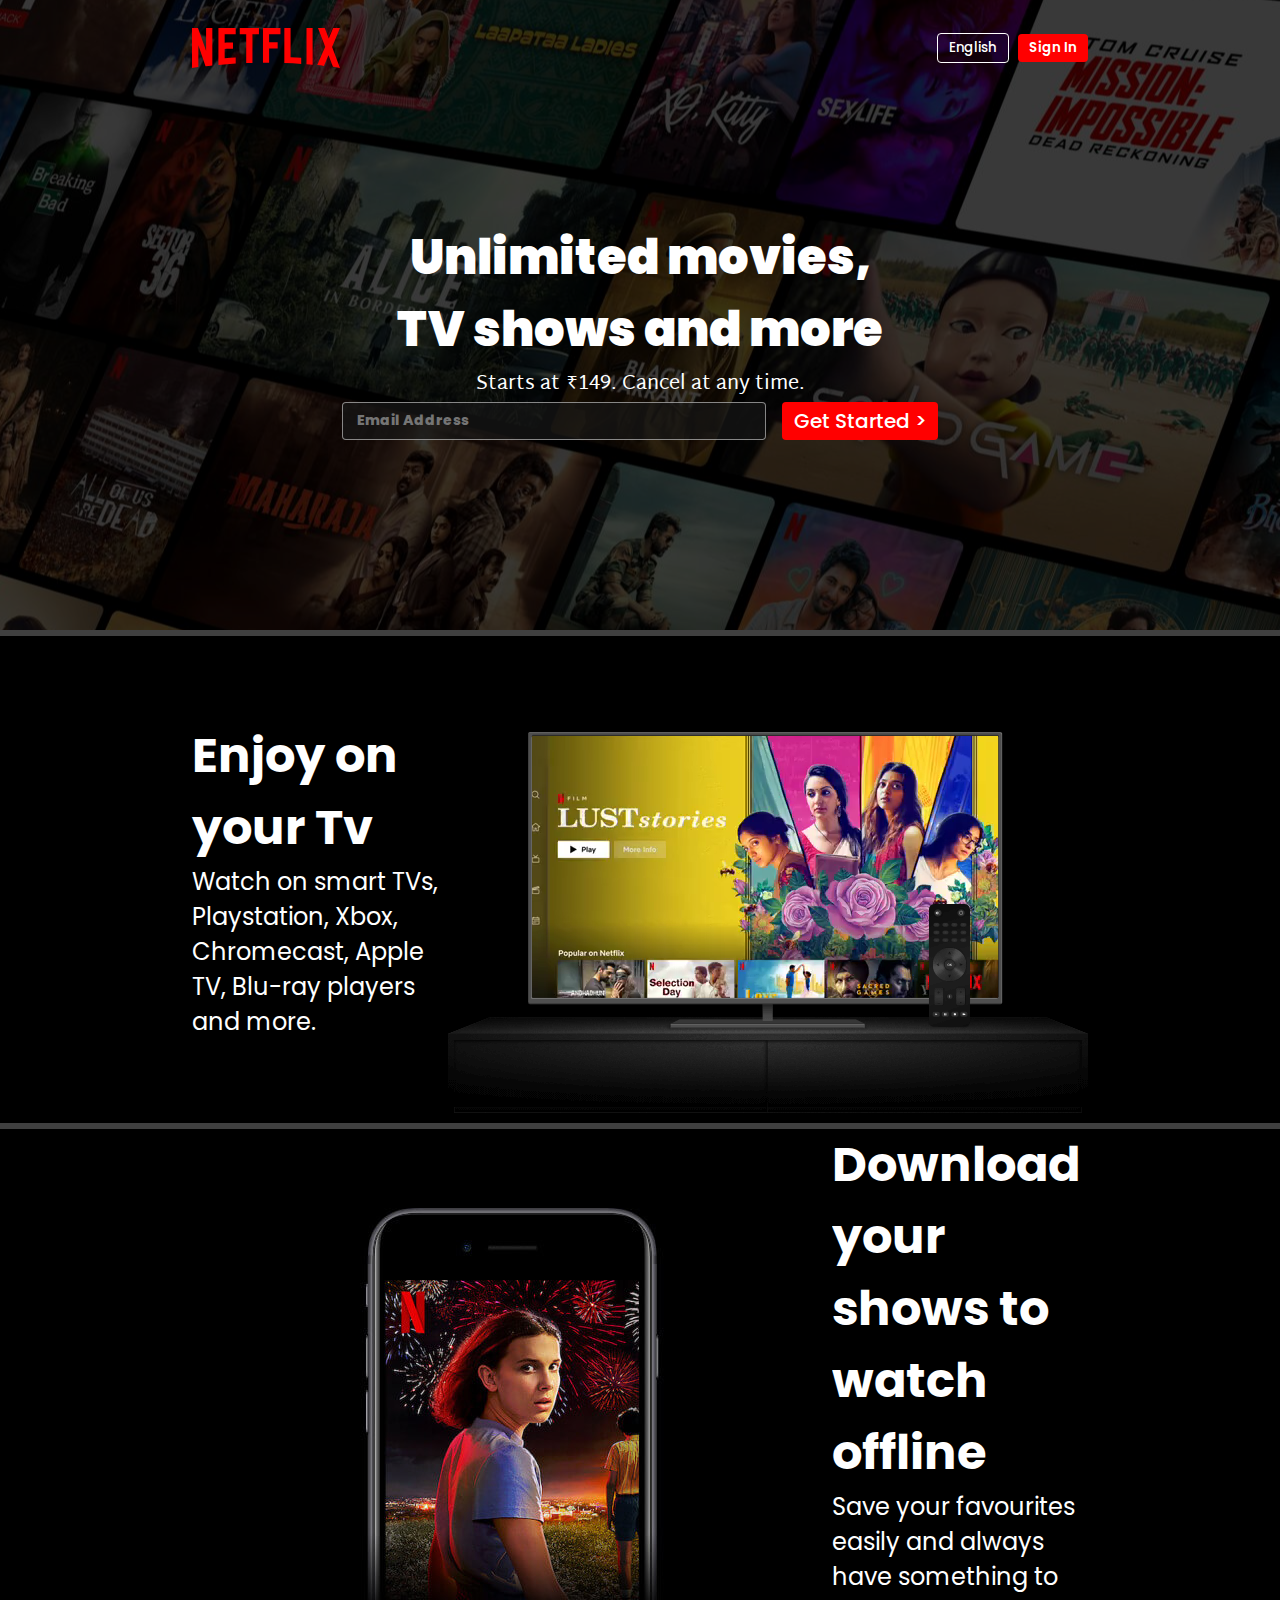
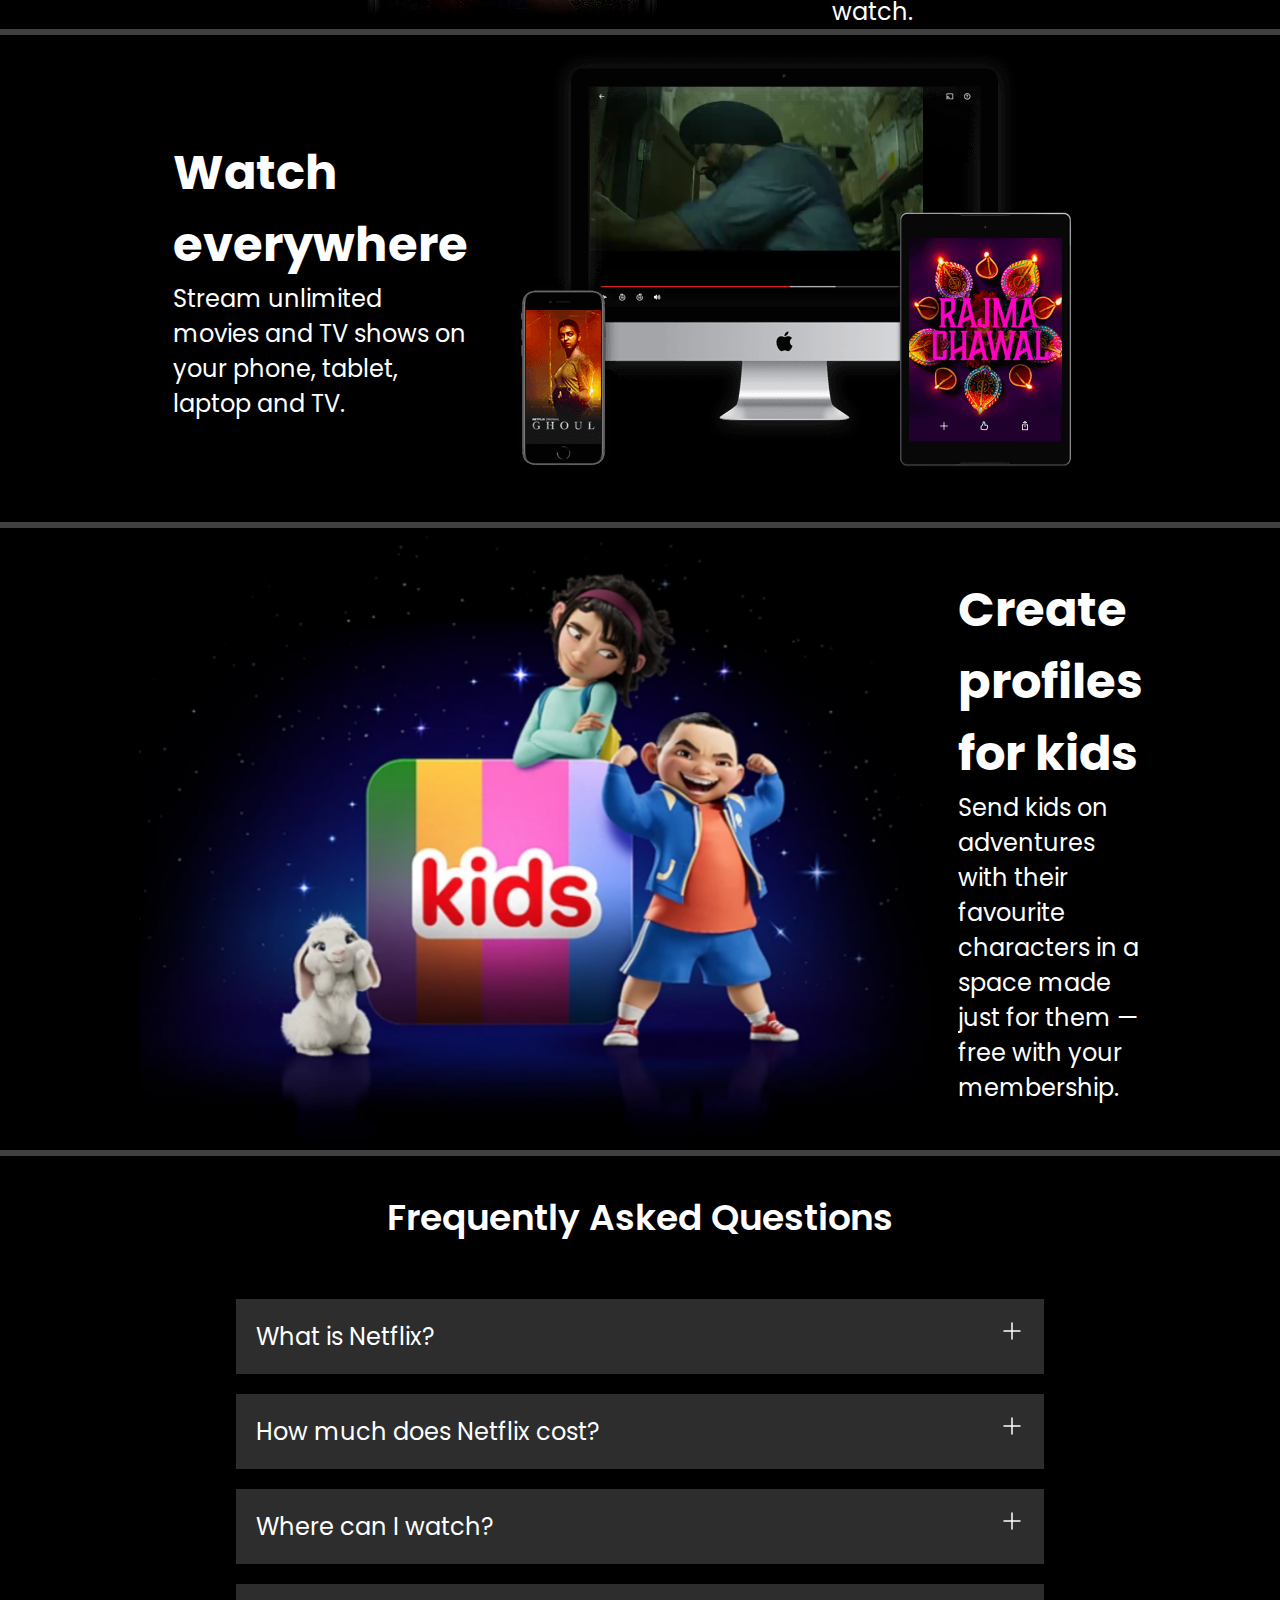
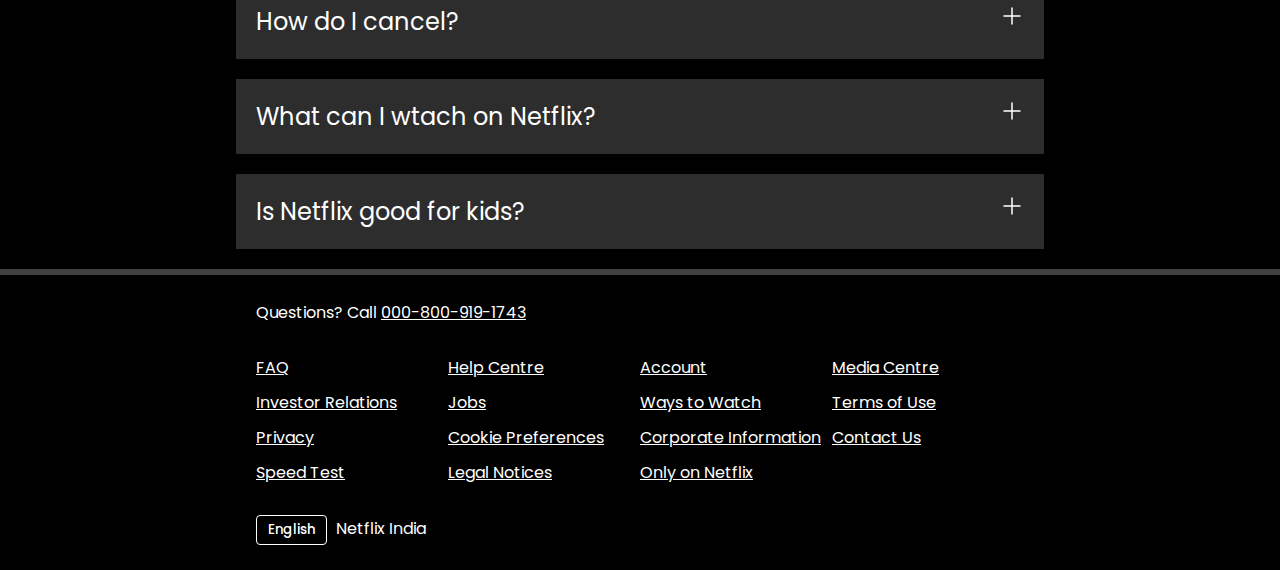
<file: index.html>
<!DOCTYPE html>
<html lang="en">
<head>
    <meta charset="UTF-8">
    <meta name="viewport" content="width=device-width, initial-scale=1.0">
    <title>Netflix</title>
    <link rel="stylesheet" href="style.css">
    <link rel="icon" type="image/x-icon" href="assets/images/logo.jpg">
</head>
<body>
    
    <div class="main">
        <nav  class="flex"
            <span><img width="110" src="assets/images/logo.svg" alt=""></span>
            <div>
                <button class="btn1">English </button>
                <button id="btn2">Sign In</button>
            </div>
           

        </nav>
        <div class="box">
             
        </div>
        <div class="hero">
            <span>Unlimited movies,</span>
            <span>TV shows and more</span>
            <span>Starts at ₹149. Cancel at any time.</span>

            <div class="search-btn">
                <input type="text" placeholder="Email Address" class="inp">
                <button class="btn-gs">Get Started ></button>
            </div>
             

        </div>
    </div>
    <div class="seperation"></div>

    <section class="first">
        <div class="sectxt">
            <span>Enjoy on your Tv</span>  
            <span>Watch on smart TVs, Playstation, Xbox, Chromecast, Apple TV, Blu-ray players and more.</span>
        </div>

        <div class="secimg">
            <img src="assets/images/tv.png" alt="">
            <video src="assets/videos/images_1.m4v" autoplay loop muted></video>
        </div>
    </section>

    <div class="seperation"></div>

    <section class="first second">
       
        <div class="secimg">
            <img src="assets/images/mobile.jpg" alt="">
            
        </div>

        <div class="sectxt">
            <span>Download your shows to watch offline</span>  
            <span>Save your favourites easily and always have something to watch.</span>
        </div>

    </section>

    <div class="seperation"></div>


    <section class="first third">
        <div class="sectxt">
            <span>Watch everywhere</span>  
            <span>Stream unlimited movies and TV shows on your phone, tablet, laptop and TV.</span>
        </div>

        <div class="secimg secimg-2">
            <img src="assets/images/device-pile-in.png" alt="">
            <video src="assets/videos/images_video-devices-in.m4v" autoplay loop muted></video>
        </div>
    </section>

    <div class="seperation"></div>

    <section class="first fourth">
       
        <div class="secimg">
            <img src="assets/images/Netflix-TV-Wiki-Fandom-01-26-2025_10_42_PM.png" alt="">
            
        </div>

        <div class="sectxt">
            <span>Create profiles for kids</span>  
            <span>Send kids on adventures with their favourite characters in a space made just for them — free with your membership.</span>
        </div>

    </section>

    <div class="seperation"></div>
    <section class="faq">
        <h2>Frequently Asked Questions</h2>
        <div class="faqbox">
            <span>What is Netflix?</span>
            <svg xmlns="http://www.w3.org/2000/svg" viewBox="0 0 24 24" width="24" height="24" color="#ffffff" fill="none">
                <path d="M12 4V20M20 12H4" stroke="currentColor" stroke-width="1.5" stroke-linecap="round" stroke-linejoin="round" />
            </svg>
        </div>
        <div class="faqbox">
            <span>How much does Netflix cost?</span>
            <svg xmlns="http://www.w3.org/2000/svg" viewBox="0 0 24 24" width="24" height="24" color="#ffffff" fill="none">
                <path d="M12 4V20M20 12H4" stroke="currentColor" stroke-width="1.5" stroke-linecap="round" stroke-linejoin="round" />
            </svg>
        </div>
        <div class="faqbox">
            <span>Where can I watch?</span>
            <svg xmlns="http://www.w3.org/2000/svg" viewBox="0 0 24 24" width="24" height="24" color="#ffffff" fill="none">
                <path d="M12 4V20M20 12H4" stroke="currentColor" stroke-width="1.5" stroke-linecap="round" stroke-linejoin="round" />
            </svg>
        </div>
        <div class="faqbox">
            <span>How do I cancel?</span>
            <svg xmlns="http://www.w3.org/2000/svg" viewBox="0 0 24 24" width="24" height="24" color="#ffffff" fill="none">
                <path d="M12 4V20M20 12H4" stroke="currentColor" stroke-width="1.5" stroke-linecap="round" stroke-linejoin="round" />
            </svg>
        </div>
        <div class="faqbox">
            <span>What can I wtach on Netflix?</span>
            <svg xmlns="http://www.w3.org/2000/svg" viewBox="0 0 24 24" width="24" height="24" color="#ffffff" fill="none">
                <path d="M12 4V20M20 12H4" stroke="currentColor" stroke-width="1.5" stroke-linecap="round" stroke-linejoin="round" />
            </svg>
        </div>
        <div class="faqbox">
            <span>Is Netflix good for kids?</span>
            <svg xmlns="http://www.w3.org/2000/svg" viewBox="0 0 24 24" width="24" height="24" color="#ffffff" fill="none">
                <path d="M12 4V20M20 12H4" stroke="currentColor" stroke-width="1.5" stroke-linecap="round" stroke-linejoin="round" />
            </svg>
        </div>
        
    </section>

    <div class="seperation"></div>

    <footer>
        <span>Questions? Call <span class="num">000-800-919-1743</span> </span>

    <div class="footer">
        <div class="footer-item">
            <a href="#">FAQ</a>
            <a href="#">Investor Relations</a>
            <a href="#">Privacy</a>
            <a href="#">Speed Test</a>
        </div>
        
        <div class="footer-item">
            <a href="#">Help Centre</a>
            <a href="#">Jobs</a>
            <a href="#">Cookie Preferences</a>
            <a href="#">Legal Notices</a>
        </div>

        <div class="footer-item">
            <a href="#">Account</a>
            <a href="#">Ways to Watch</a>
            <a href="#">Corporate Information</a>
            <a href="#">Only on Netflix</a>
        </div>

        <div class="footer-item">
            <a href="#">Media Centre</a>
            <a href="#">Terms of Use</a>
            <a href="#">Contact Us</a>
        </div>
    </div>

    <button class="btn1">English</button>

    <span class="last">Netflix India</span>
    
    </footer>


</body>
</html>
</file>
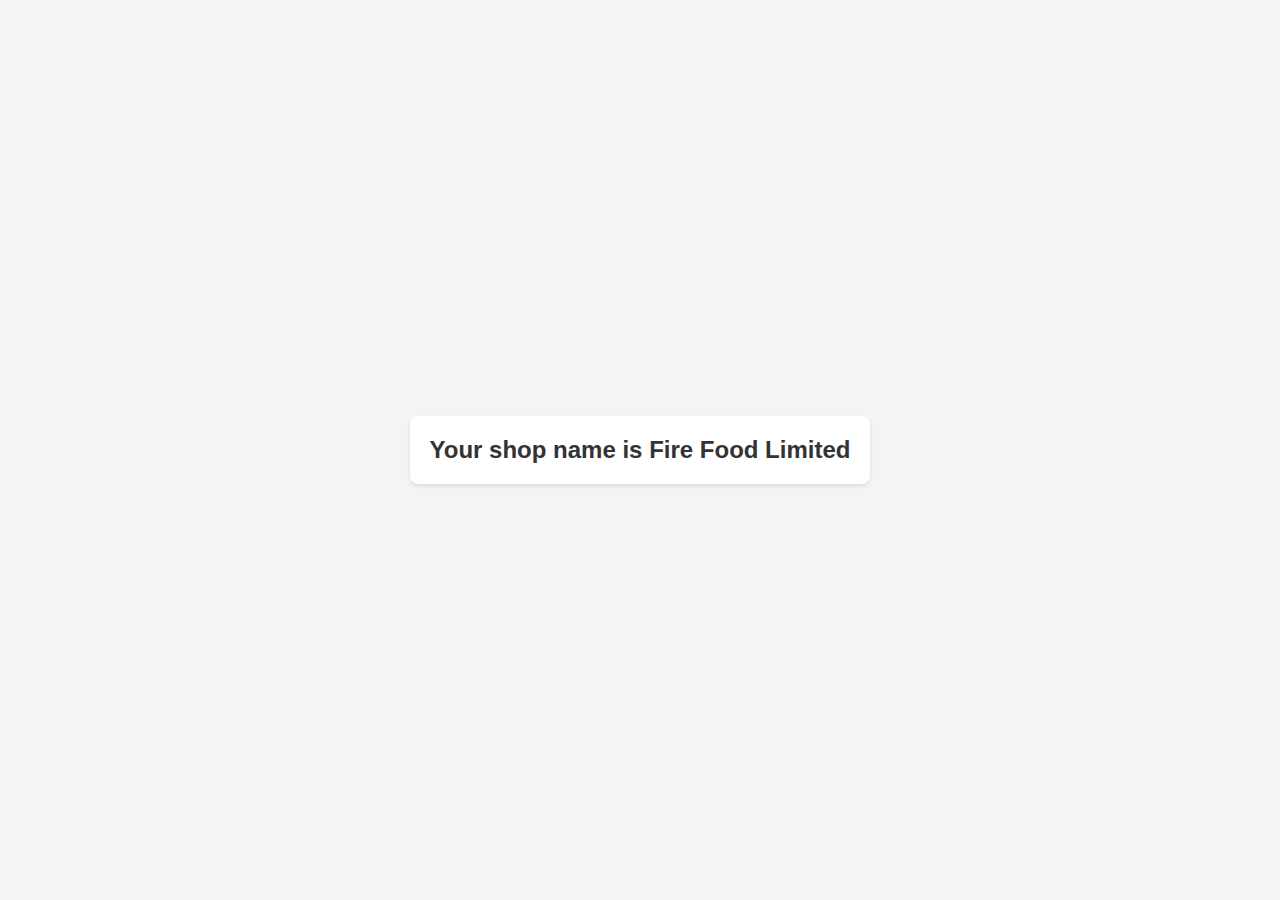
<file: JavaScript/excercise 10/index.html>
<!DOCTYPE html>
<html lang="en">
<head>
    <meta charset="UTF-8">
    <meta name="viewport" content="width=device-width, initial-scale=1.0">
    <title>Dynamic Greeting</title>
    <style>
        body {
            font-family: sans-serif;
            background-color: #f4f4f4;
            display: flex;
            justify-content: center;
            align-items: center;
            min-height: 100vh;
            margin: 0;
        }

        #printt {
            background-color: #fff;
            padding: 20px;
            border-radius: 8px;
            box-shadow: 0 2px 4px rgba(0, 0, 0, 0.1);
            font-size: 24px;
            color: #333; /* Darker text color for better contrast */
            text-align: center; /* Center the text */
        }

        /* Optional: Add a subtle animation */
        #printt {
            animation: fadeIn 1s ease-in-out;
        }

        @keyframes fadeIn {
            from {
                opacity: 0;
                transform: translateY(-10px); /* Start slightly above */
            }
            to {
                opacity: 1;
                transform: translateY(0);
            }
        }

        /* Responsive adjustments (optional - adjust breakpoints as needed) */
        @media (max-width: 600px) {
            #printt {
                font-size: 20px;
                padding: 15px;
            }
        }
    </style>
</head>
<body>
    <h2 id="printt"></h2>
    <script src="index.js"></script>
</body>
</html>
</file>
<file: style.css>
@import url('https://fonts.googleapis.com/css2?family=Martel+Sans:wght@600&display=swap');
@import url('https://fonts.googleapis.com/css2?family=Poppins:ital,wght@0,100;0,200;0,300;0,400;0,500;0,600;0,700;0,800;0,900;1,100;1,200;1,300;1,400;1,500;1,600;1,700;1,800;1,900&display=swap');

*{
    padding: 0;
    margin:0;
    font-family: "Poppins", serif;
    font-weight: 300;
    font-style: normal;
}
body{
    background-color: black;
}

.main{
    background-image: url("assets/images/bg.jpg");
    height: 70vh;
    position: relative;
    background-position: center center;
    background-repeat: no-repeat;
    background-size:  (100vw, 1200px);
    
}

.main .box{
    height: 70vh;
    width: 100%;
    opacity: 0.7;
    position: absolute;
    top: 0;
    background-color: black;
}

nav{
    display: flex;
    align-items: center;
    justify-content: space-between;
    width: 70vw;
    margin: auto;
    height: 95px;
}
nav img{
    color: red;
    width: 148px;
    position: relative;
    z-index: 10;
}
nav button{
    position: relative;
    z-index: 10;
}
.btn1{
    background-color: transparent;
    padding: 0.25rem 0.7rem;
    color: white;
    border: 1px solid white;
    border-radius: 4px;
    width: auto;
    font-weight: 500;
    cursor: pointer;
    transition-timing-function: cubic-bezier(0.4,0,0.68,0.06);
    margin-right: 5px;
}
#btn2{
    background-color: red;
    font-family: "Poppins", serif;
    padding: 0.25rem 0.7rem;
    color: white;
    border: 0;
    border-color: transparent;
    border-radius: 4px;
    width: auto;
    font-weight: 600;
    cursor: pointer;
    transition: all 0.3s ease-in-out;
}
#btn2:hover{
    background-color: rgb(203, 18, 18);
}
.btn-gs{
    background-color: red;
    padding: 0.25rem 0.7rem;
    color: white;
    border: 0;
    border-color: transparent;
    border-radius: 4px;
    width: auto;
    font-weight: 500;
    font-size: 20px;
    cursor: pointer;
    transition: all 0.3s ease-in-out;
}
.btn-gs:hover{
    background-color: rgb(203, 18, 18);
}
.inp {
    padding: 7px 130px 8px 14px;
    font-size: 20px;
    border-radius: 4px;
    background-color: rgb(23, 23, 23, 0.7);
    border: 1px solid rgba(251, 251, 251, 0.5);
    color: white;
    font-size: 14px;
    font-weight: 800;
}
.search-btn{
    display: flex;
    align-items: center;
    justify-content: center;
    gap: 16px;
}
.hero{
    font-family: "Martel Sans", serif;
    display: flex;
    flex-direction: column;
    align-items: center;
    justify-content: center;
    color: white;
    font-size: 28px;
    position: relative;
    height: 75%;
}
.hero> :first-child{
    font-size: 48px;
    font-weight: 900;
}
.hero> :nth-child(2){
    font-size: 48px;
    font-weight: 900;
}
.hero> :nth-child(3){
    font-size: 20px;
    font-family: "Martel Sans", serif;
    font-weight: 500;
    
}

.seperation{
    height: 6px;
    background-color: rgb(64, 64, 64);
}
.first{
    display: flex;
    justify-content: center;
    max-width: 70vw;
    margin: auto;
    color: white;

    align-items: center;
}
.secimg{
    position: relative;
  
}
.secimg img{
    position: relative;
    z-index: 10;
}
.secimg video{
    position: absolute;
    top: 98px;
    left: 74px;
   
    
}
.sectxt> :first-child{
    font-size: 48px;
    /* font-family: "poppins", serif; */
    font-weight: 700;
}
.sectxt> :nth-child(2){
    font-size: 24px;
    font-weight: bolder;
}
.sectxt{
    display: flex;
    flex-direction: column;

}

.second img{
    z-index: 10;
}
.secimg-2 video{
    position: absolute;
    top: 39px;
    left: 122px;
    width: 26vw;
 } 
 .fourth img{
    width: 91vh;
 }

 .faq{
    background-color: black;
    color: white;
 }

 .faq h2{
    padding: 34px;
    text-align: center;
    font-size: 36px;
    font-family: "Poppins", serif;
    font-weight: 600;


 }

 .faq .faqbox{
    background-color: #2d2d2d;
    padding: 20px;
    max-width: 60vw;
    margin: 20px auto;
    justify-content: space-between;
    display: flex;
    transition: all 0.2s ease-in-out;
    cursor: pointer;
 }
 .faqbox :first-child{
    font-family: "Poppins", serif;
    font-size: 24px;
    font-weight: 400 !important;
 }

 .faqbox:hover{
    background-color: rgb(65, 65, 65);
 }
 footer{
    color:white;
    max-width: 60vw;
    margin: auto;
    margin: 25px auto;
 }
 footer span{
    font-weight: 400;
 }
 .footer{
    display: grid;
    grid-template-columns: 1fr 1fr 1fr 1fr;
    margin: 25px auto;
    
 }
 .num{
    text-decoration: underline;
    cursor: pointer;    
 }
 .footer-item{
    display: flex;
    flex-direction: column;
    

 }
 .footer-item a{
    color: white;
    margin: 5px 0px;
    font-weight: 400;
 }
 .last{
    margin: 25px 0px;
 }
</file>
